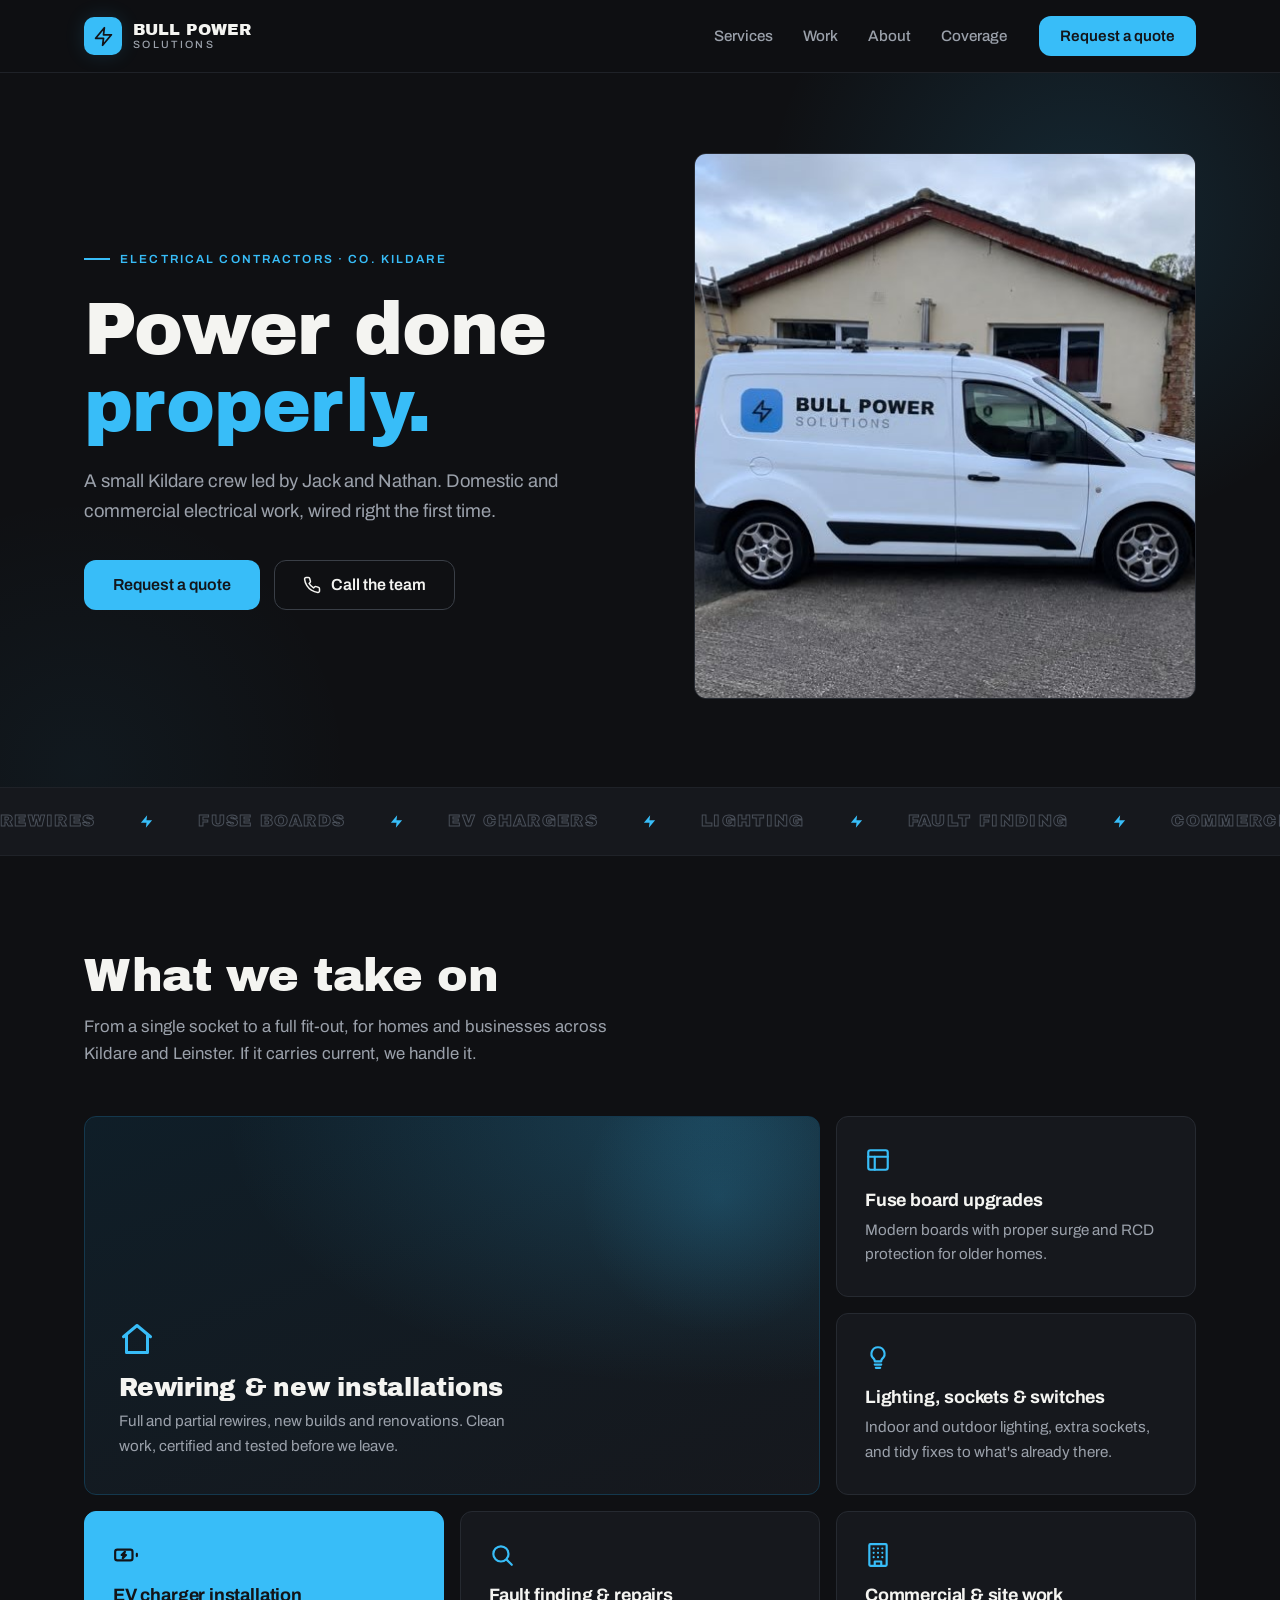
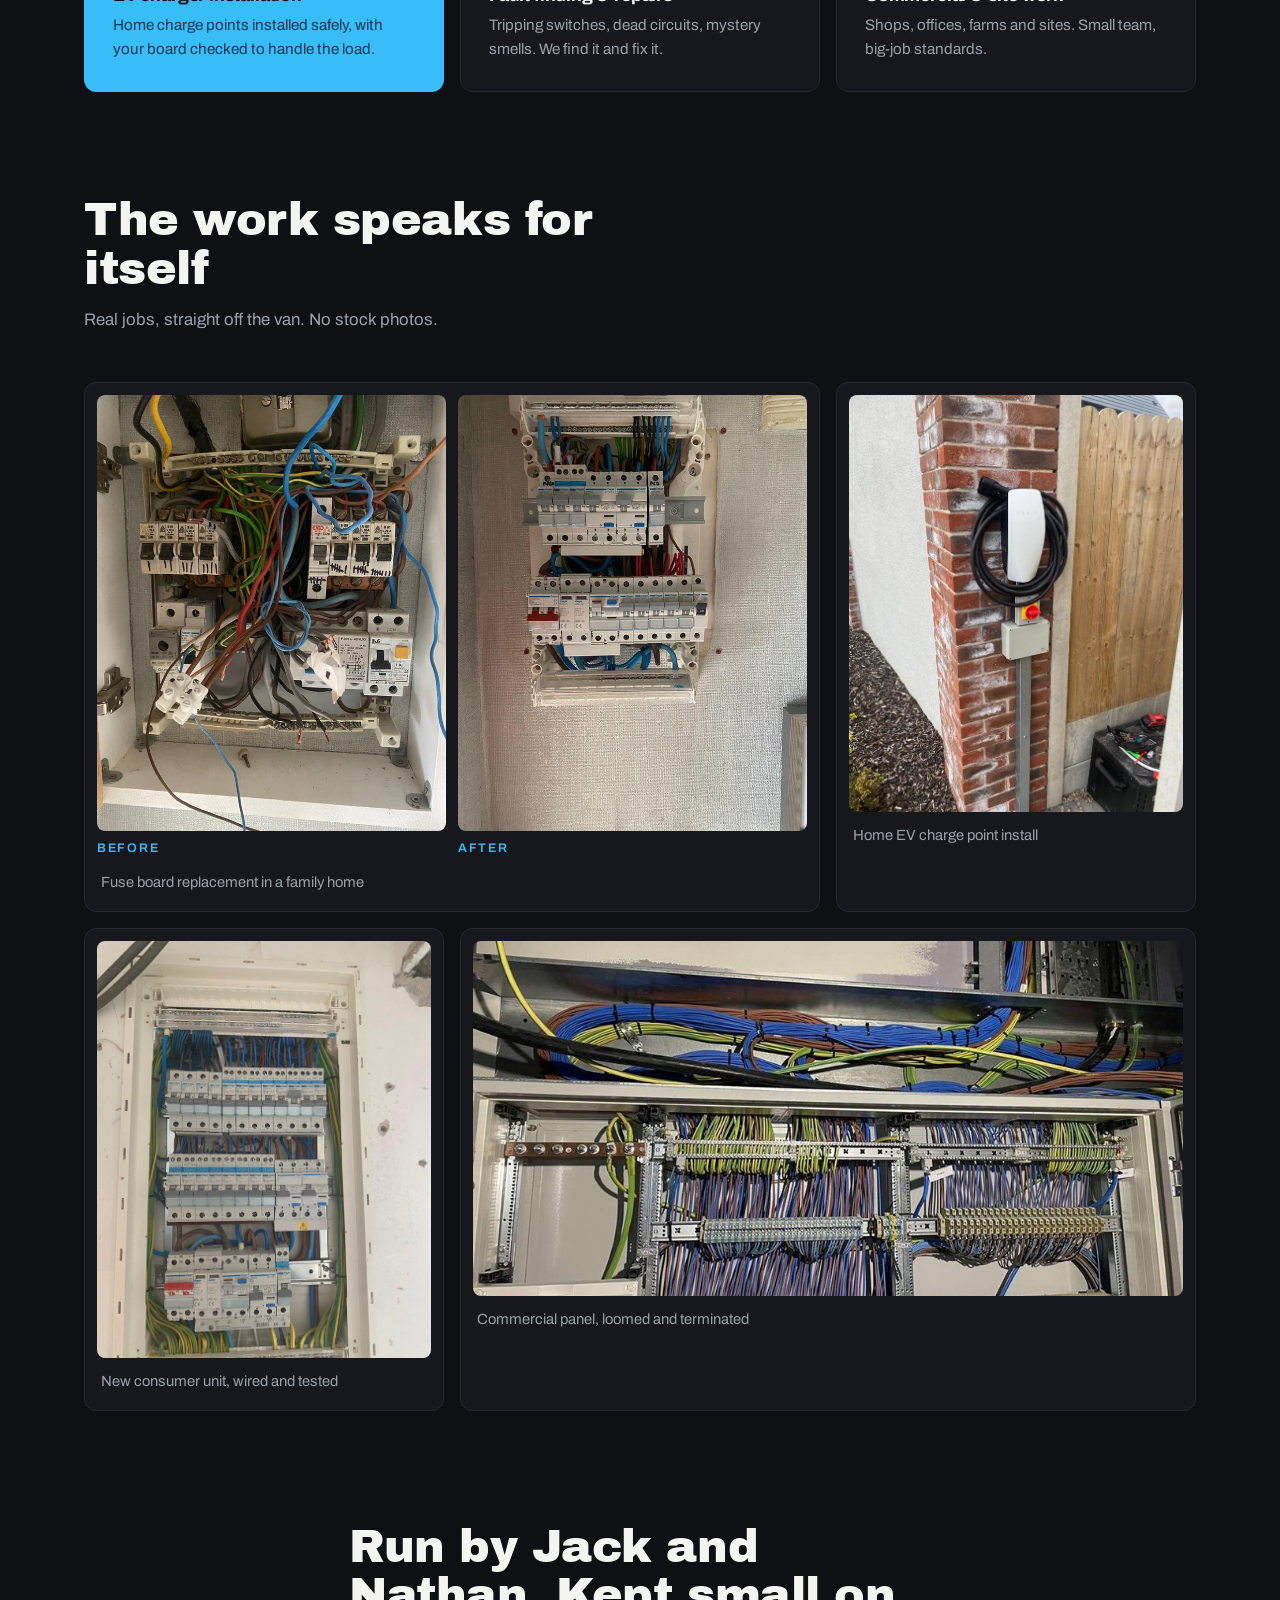
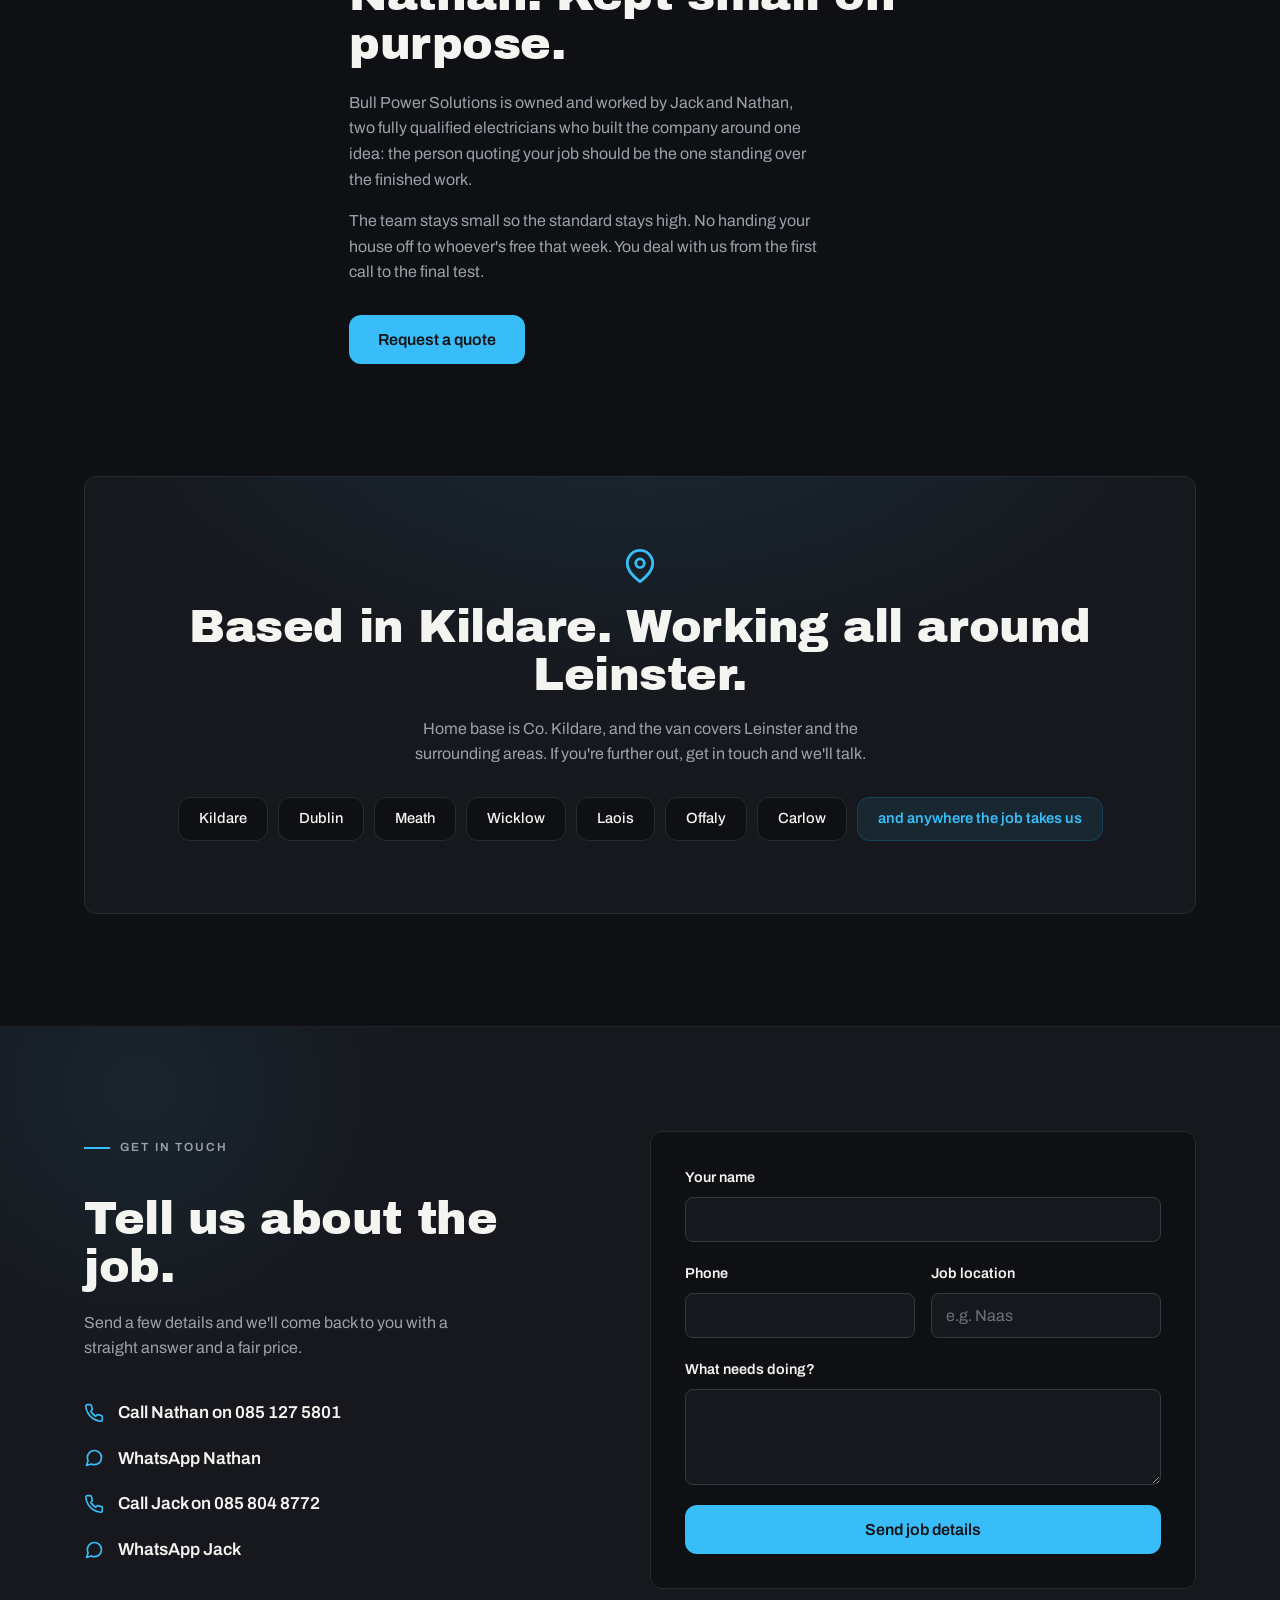
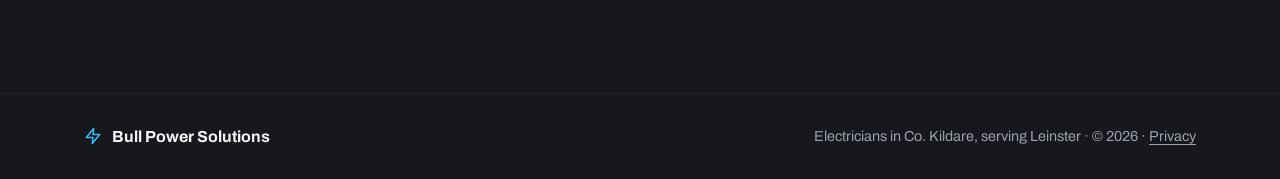
<file: index.html>
<!DOCTYPE html>
<html lang="en-IE">
<head>
  <meta charset="UTF-8">
  <meta name="viewport" content="width=device-width, initial-scale=1.0">
  <title>Electricians in Kildare &amp; Leinster | Bull Power Solutions</title>
  <meta name="description" content="Fully qualified electricians in Co. Kildare serving all of Leinster. Rewiring, fuse boards, EV chargers, lighting, fault finding and commercial work. Call Nathan on 085 127 5801 for a quote.">
  <meta name="theme-color" content="#0f1013">
  <link rel="canonical" href="https://bullpowersolutions.vercel.app/">
  <meta property="og:type" content="website">
  <meta property="og:url" content="https://bullpowersolutions.vercel.app/">
  <meta property="og:site_name" content="Bull Power Solutions">
  <meta property="og:title" content="Electricians in Kildare &amp; Leinster | Bull Power Solutions">
  <meta property="og:description" content="Fully qualified electricians based in Co. Kildare, working across Leinster. Domestic and commercial electrical work, done right the first time.">
  <meta property="og:image" content="https://bullpowersolutions.vercel.app/images/og-image.jpg">
  <meta property="og:image:width" content="1200">
  <meta property="og:image:height" content="630">
  <meta name="twitter:card" content="summary_large_image">
  <meta name="twitter:image" content="https://bullpowersolutions.vercel.app/images/og-image.jpg">
  <link rel="icon" href="data:image/svg+xml,%3Csvg xmlns='http://www.w3.org/2000/svg' viewBox='0 0 24 24'%3E%3Crect width='24' height='24' rx='5' fill='%2338bdf8'/%3E%3Cpolygon points='13.5 4 6 13 11 13 10.5 20 18 11 13 11 13.5 4' fill='%230f1013'/%3E%3C/svg%3E">
  <link rel="apple-touch-icon" href="data:image/svg+xml,%3Csvg xmlns='http://www.w3.org/2000/svg' viewBox='0 0 24 24'%3E%3Crect width='24' height='24' rx='5' fill='%2338bdf8'/%3E%3Cpolygon points='13.5 4 6 13 11 13 10.5 20 18 11 13 11 13.5 4' fill='%230f1013'/%3E%3C/svg%3E">
  <link rel="preconnect" href="https://fonts.googleapis.com">
  <link rel="preconnect" href="https://fonts.gstatic.com" crossorigin>
  <link href="https://fonts.googleapis.com/css2?family=Archivo:wght@400;500;600;700&family=Archivo+Black&display=swap" rel="stylesheet">
  <link rel="stylesheet" href="styles.css">
  <script type="application/ld+json">
  {
    "@context": "https://schema.org",
    "@type": "Electrician",
    "@id": "https://bullpowersolutions.vercel.app/#business",
    "name": "Bull Power Solutions",
    "url": "https://bullpowersolutions.vercel.app/",
    "telephone": "+353851275801",
    "description": "Fully qualified electricians based in Co. Kildare, working across Leinster and surrounding areas. Domestic and commercial electrical work: rewiring, fuse board upgrades, EV charger installation, lighting, fault finding and site work.",
    "address": {
      "@type": "PostalAddress",
      "addressRegion": "County Kildare",
      "addressCountry": "IE"
    },
    "areaServed": [
      { "@type": "AdministrativeArea", "name": "County Kildare" },
      { "@type": "AdministrativeArea", "name": "County Dublin" },
      { "@type": "AdministrativeArea", "name": "County Meath" },
      { "@type": "AdministrativeArea", "name": "County Wicklow" },
      { "@type": "AdministrativeArea", "name": "County Laois" },
      { "@type": "AdministrativeArea", "name": "County Offaly" },
      { "@type": "AdministrativeArea", "name": "County Carlow" }
    ],
    "founder": [
      { "@type": "Person", "name": "Jack" },
      { "@type": "Person", "name": "Nathan" }
    ],
    "hasOfferCatalog": {
      "@type": "OfferCatalog",
      "name": "Electrical services",
      "itemListElement": [
        { "@type": "Offer", "itemOffered": { "@type": "Service", "name": "Rewiring and new installations" } },
        { "@type": "Offer", "itemOffered": { "@type": "Service", "name": "Fuse board upgrades" } },
        { "@type": "Offer", "itemOffered": { "@type": "Service", "name": "Lighting, sockets and switches" } },
        { "@type": "Offer", "itemOffered": { "@type": "Service", "name": "EV charger installation" } },
        { "@type": "Offer", "itemOffered": { "@type": "Service", "name": "Fault finding and repairs" } },
        { "@type": "Offer", "itemOffered": { "@type": "Service", "name": "Commercial and site electrical work" } }
      ]
    }
  }
  </script>
</head>
<body>

  <!-- ============ NAV ============ -->
  <header class="nav" id="top">
    <div class="nav-inner">
      <a href="#top" class="brand" aria-label="Bull Power Solutions, back to top">
        <span class="brand-mark" aria-hidden="true">
          <svg viewBox="0 0 24 24" fill="none" stroke="currentColor" stroke-width="2" stroke-linecap="round" stroke-linejoin="round"><polygon points="13 2 3 14 12 14 11 22 21 10 12 10 13 2"/></svg>
        </span>
        <span class="brand-name">Bull Power<span class="brand-sub">Solutions</span></span>
      </a>
      <nav class="nav-links" aria-label="Main navigation">
        <a href="#services">Services</a>
        <a href="#work">Work</a>
        <a href="#about">About</a>
        <a href="#coverage">Coverage</a>
      </nav>
      <a href="#contact" class="btn btn-volt nav-cta">Request a quote</a>
      <button class="nav-burger" aria-label="Open menu" aria-expanded="false">
        <span></span><span></span>
      </button>
    </div>
    <nav class="nav-mobile" aria-label="Mobile navigation">
      <a href="#services">Services</a>
      <a href="#work">Work</a>
      <a href="#about">About</a>
      <a href="#coverage">Coverage</a>
      <a href="#contact" class="btn btn-volt">Request a quote</a>
    </nav>
  </header>

  <!-- ============ HERO ============ -->
  <section class="hero">
    <div class="wrap hero-grid">
      <div class="hero-copy reveal">
        <p class="eyebrow">Electrical contractors · Co. Kildare</p>
        <h1>Power done <span class="hl">properly.</span></h1>
        <p class="hero-sub">A small Kildare crew led by Jack and Nathan. Domestic and commercial electrical work, wired right the first time.</p>
        <div class="hero-ctas">
          <a href="#contact" class="btn btn-volt">Request a quote</a>
          <a href="tel:+353851275801" class="btn btn-ghost">
            <svg viewBox="0 0 24 24" fill="none" stroke="currentColor" stroke-width="2" stroke-linecap="round" stroke-linejoin="round"><path d="M22 16.92v3a2 2 0 0 1-2.18 2 19.79 19.79 0 0 1-8.63-3.07 19.5 19.5 0 0 1-6-6 19.79 19.79 0 0 1-3.07-8.67A2 2 0 0 1 4.11 2h3a2 2 0 0 1 2 1.72c.127.96.361 1.903.7 2.81a2 2 0 0 1-.45 2.11L8.09 9.91a16 16 0 0 0 6 6l1.27-1.27a2 2 0 0 1 2.11-.45c.907.339 1.85.573 2.81.7A2 2 0 0 1 22 16.92z"/></svg>
            Call the team
          </a>
        </div>
      </div>
      <div class="hero-media reveal delay-1">
        <img class="hero-photo" src="images/hero-van.jpg" alt="Bull Power Solutions branded van parked on site in Co. Kildare" width="738" height="546" fetchpriority="high">
      </div>
    </div>
  </section>

  <!-- ============ MARQUEE ============ -->
  <div class="marquee" aria-hidden="true">
    <div class="marquee-track">
      <span>Rewires</span>
      <svg viewBox="0 0 24 24" fill="currentColor"><polygon points="13 2 3 14 12 14 11 22 21 10 12 10 13 2"/></svg>
      <span>Fuse boards</span>
      <svg viewBox="0 0 24 24" fill="currentColor"><polygon points="13 2 3 14 12 14 11 22 21 10 12 10 13 2"/></svg>
      <span>EV chargers</span>
      <svg viewBox="0 0 24 24" fill="currentColor"><polygon points="13 2 3 14 12 14 11 22 21 10 12 10 13 2"/></svg>
      <span>Lighting</span>
      <svg viewBox="0 0 24 24" fill="currentColor"><polygon points="13 2 3 14 12 14 11 22 21 10 12 10 13 2"/></svg>
      <span>Fault finding</span>
      <svg viewBox="0 0 24 24" fill="currentColor"><polygon points="13 2 3 14 12 14 11 22 21 10 12 10 13 2"/></svg>
      <span>Commercial</span>
      <svg viewBox="0 0 24 24" fill="currentColor"><polygon points="13 2 3 14 12 14 11 22 21 10 12 10 13 2"/></svg>
      <span>Rewires</span>
      <svg viewBox="0 0 24 24" fill="currentColor"><polygon points="13 2 3 14 12 14 11 22 21 10 12 10 13 2"/></svg>
      <span>Fuse boards</span>
      <svg viewBox="0 0 24 24" fill="currentColor"><polygon points="13 2 3 14 12 14 11 22 21 10 12 10 13 2"/></svg>
      <span>EV chargers</span>
      <svg viewBox="0 0 24 24" fill="currentColor"><polygon points="13 2 3 14 12 14 11 22 21 10 12 10 13 2"/></svg>
      <span>Lighting</span>
      <svg viewBox="0 0 24 24" fill="currentColor"><polygon points="13 2 3 14 12 14 11 22 21 10 12 10 13 2"/></svg>
      <span>Fault finding</span>
      <svg viewBox="0 0 24 24" fill="currentColor"><polygon points="13 2 3 14 12 14 11 22 21 10 12 10 13 2"/></svg>
      <span>Commercial</span>
      <svg viewBox="0 0 24 24" fill="currentColor"><polygon points="13 2 3 14 12 14 11 22 21 10 12 10 13 2"/></svg>
    </div>
  </div>

  <!-- ============ SERVICES ============ -->
  <section class="services" id="services">
    <div class="wrap">
      <div class="section-head reveal">
        <h2>What we take on</h2>
        <p>From a single socket to a full fit-out, for homes and businesses across Kildare and Leinster. If it carries current, we handle it.</p>
      </div>
      <div class="service-grid">
        <article class="service-card card-volt reveal">
          <svg viewBox="0 0 24 24" fill="none" stroke="currentColor" stroke-width="2" stroke-linecap="round" stroke-linejoin="round"><path d="M3 10.5 12 3l9 7.5"/><path d="M5 9.5V21h14V9.5"/></svg>
          <h3>Rewiring &amp; new installations</h3>
          <p>Full and partial rewires, new builds and renovations. Clean work, certified and tested before we leave.</p>
        </article>
        <article class="service-card reveal delay-1">
          <svg viewBox="0 0 24 24" fill="none" stroke="currentColor" stroke-width="2" stroke-linecap="round" stroke-linejoin="round"><rect x="3" y="3" width="18" height="18" rx="2"/><path d="M3 9h18"/><path d="M9 21V9"/></svg>
          <h3>Fuse board upgrades</h3>
          <p>Modern boards with proper surge and RCD protection for older homes.</p>
        </article>
        <article class="service-card reveal delay-2">
          <svg viewBox="0 0 24 24" fill="none" stroke="currentColor" stroke-width="2" stroke-linecap="round" stroke-linejoin="round"><path d="M12 3a6 6 0 0 0-4 10.5c.6.6 1 1.4 1 2.5h6c0-1.1.4-1.9 1-2.5A6 6 0 0 0 12 3z"/><path d="M9 19h6"/><path d="M10 22h4"/></svg>
          <h3>Lighting, sockets &amp; switches</h3>
          <p>Indoor and outdoor lighting, extra sockets, and tidy fixes to what's already there.</p>
        </article>
        <article class="service-card card-coal reveal delay-1">
          <svg viewBox="0 0 24 24" fill="none" stroke="currentColor" stroke-width="2" stroke-linecap="round" stroke-linejoin="round"><rect x="2" y="7" width="16" height="10" rx="2"/><path d="M22 11v2"/><polygon points="11 9 8 12 10 12 9 15 12 12 10 12 11 9"/></svg>
          <h3>EV charger installation</h3>
          <p>Home charge points installed safely, with your board checked to handle the load.</p>
        </article>
        <article class="service-card reveal delay-2">
          <svg viewBox="0 0 24 24" fill="none" stroke="currentColor" stroke-width="2" stroke-linecap="round" stroke-linejoin="round"><circle cx="11" cy="11" r="7"/><path d="m21 21-4.5-4.5"/></svg>
          <h3>Fault finding &amp; repairs</h3>
          <p>Tripping switches, dead circuits, mystery smells. We find it and fix it.</p>
        </article>
        <article class="service-card reveal delay-3">
          <svg viewBox="0 0 24 24" fill="none" stroke="currentColor" stroke-width="2" stroke-linecap="round" stroke-linejoin="round"><rect x="4" y="2" width="16" height="20" rx="1"/><path d="M9 22v-4h6v4"/><path d="M8 6h.01M16 6h.01M8 10h.01M16 10h.01M8 14h.01M16 14h.01M12 6h.01M12 10h.01M12 14h.01"/></svg>
          <h3>Commercial &amp; site work</h3>
          <p>Shops, offices, farms and sites. Small team, big-job standards.</p>
        </article>
      </div>
    </div>
  </section>

  <!-- ============ WORK ============ -->
  <section class="work" id="work">
    <div class="wrap">
      <div class="section-head reveal">
        <h2>The work speaks for itself</h2>
        <p>Real jobs, straight off the van. No stock photos.</p>
      </div>
      <div class="work-grid">
        <figure class="work-card work-pair reveal">
          <div class="pair-images">
            <div class="pair-half">
              <img src="images/work-board-before.jpg" alt="Old overcrowded fuse board before replacement" loading="lazy">
              <span class="pair-label">Before</span>
            </div>
            <div class="pair-half">
              <img src="images/work-board-after.jpg" alt="New fuse board with modern RCD protection, fitted by Bull Power Solutions" loading="lazy">
              <span class="pair-label">After</span>
            </div>
          </div>
          <figcaption class="work-caption">Fuse board replacement in a family home</figcaption>
        </figure>
        <figure class="work-card reveal delay-1">
          <img src="images/work-ev-charger.jpg" alt="Tesla home EV charger installed on a brick pillar" loading="lazy">
          <figcaption class="work-caption">Home EV charge point install</figcaption>
        </figure>
        <figure class="work-card reveal delay-1">
          <img src="images/work-consumer-unit.jpg" alt="Neatly wired consumer unit with labelled circuits" loading="lazy">
          <figcaption class="work-caption">New consumer unit, wired and tested</figcaption>
        </figure>
        <figure class="work-card work-wide reveal delay-2">
          <img src="images/work-commercial-panel.jpg" alt="Commercial distribution panel with neatly loomed and terminated wiring" loading="lazy">
          <figcaption class="work-caption">Commercial panel, loomed and terminated</figcaption>
        </figure>
      </div>
    </div>
  </section>

  <!-- ============ ABOUT ============ -->
  <section class="about" id="about">
    <div class="wrap about-inner">
      <div class="about-copy reveal">
        <h2>Run by Jack and Nathan. Kept small on purpose.</h2>
        <p>Bull Power Solutions is owned and worked by Jack and Nathan, two fully qualified electricians who built the company around one idea: the person quoting your job should be the one standing over the finished work.</p>
        <p>The team stays small so the standard stays high. No handing your house off to whoever's free that week. You deal with us from the first call to the final test.</p>
        <a href="#contact" class="btn btn-volt">Request a quote</a>
      </div>
    </div>
  </section>

  <!-- ============ COVERAGE ============ -->
  <section class="coverage" id="coverage">
    <div class="wrap">
      <div class="coverage-inner reveal">
        <svg class="coverage-pin" viewBox="0 0 24 24" fill="none" stroke="currentColor" stroke-width="2" stroke-linecap="round" stroke-linejoin="round"><path d="M21 10c0 7-9 13-9 13s-9-6-9-13a9 9 0 0 1 18 0z"/><circle cx="12" cy="10" r="3"/></svg>
        <h2>Based in Kildare. Working all around Leinster.</h2>
        <p>Home base is Co. Kildare, and the van covers Leinster and the surrounding areas. If you're further out, get in touch and we'll talk.</p>
        <ul class="area-list" aria-label="Areas we cover">
          <li>Kildare</li>
          <li>Dublin</li>
          <li>Meath</li>
          <li>Wicklow</li>
          <li>Laois</li>
          <li>Offaly</li>
          <li>Carlow</li>
          <li>and anywhere the job takes us</li>
        </ul>
      </div>
    </div>
  </section>

  <!-- ============ CONTACT ============ -->
  <section class="contact" id="contact">
    <div class="wrap contact-grid">
      <div class="contact-copy reveal">
        <p class="eyebrow eyebrow-dark">Get in touch</p>
        <h2>Tell us about the job.</h2>
        <p>Send a few details and we'll come back to you with a straight answer and a fair price.</p>
        <div class="contact-details">
          <a href="tel:+353851275801" class="contact-line">
            <svg viewBox="0 0 24 24" fill="none" stroke="currentColor" stroke-width="2" stroke-linecap="round" stroke-linejoin="round"><path d="M22 16.92v3a2 2 0 0 1-2.18 2 19.79 19.79 0 0 1-8.63-3.07 19.5 19.5 0 0 1-6-6 19.79 19.79 0 0 1-3.07-8.67A2 2 0 0 1 4.11 2h3a2 2 0 0 1 2 1.72c.127.96.361 1.903.7 2.81a2 2 0 0 1-.45 2.11L8.09 9.91a16 16 0 0 0 6 6l1.27-1.27a2 2 0 0 1 2.11-.45c.907.339 1.85.573 2.81.7A2 2 0 0 1 22 16.92z"/></svg>
            Call Nathan on 085 127 5801
          </a>
          <a href="https://wa.me/353851275801" target="_blank" rel="noopener" class="contact-line">
            <svg viewBox="0 0 24 24" fill="none" stroke="currentColor" stroke-width="2" stroke-linecap="round" stroke-linejoin="round"><path d="M21 11.5a8.38 8.38 0 0 1-8.5 8.5 8.38 8.38 0 0 1-3.8-.9L3 21l1.9-5.7a8.38 8.38 0 0 1-.9-3.8 8.5 8.5 0 1 1 17 0z"/></svg>
            WhatsApp Nathan
          </a>
          <a href="tel:+353858048772" class="contact-line">
            <svg viewBox="0 0 24 24" fill="none" stroke="currentColor" stroke-width="2" stroke-linecap="round" stroke-linejoin="round"><path d="M22 16.92v3a2 2 0 0 1-2.18 2 19.79 19.79 0 0 1-8.63-3.07 19.5 19.5 0 0 1-6-6 19.79 19.79 0 0 1-3.07-8.67A2 2 0 0 1 4.11 2h3a2 2 0 0 1 2 1.72c.127.96.361 1.903.7 2.81a2 2 0 0 1-.45 2.11L8.09 9.91a16 16 0 0 0 6 6l1.27-1.27a2 2 0 0 1 2.11-.45c.907.339 1.85.573 2.81.7A2 2 0 0 1 22 16.92z"/></svg>
            Call Jack on 085 804 8772
          </a>
          <a href="https://wa.me/353858048772" target="_blank" rel="noopener" class="contact-line">
            <svg viewBox="0 0 24 24" fill="none" stroke="currentColor" stroke-width="2" stroke-linecap="round" stroke-linejoin="round"><path d="M21 11.5a8.38 8.38 0 0 1-8.5 8.5 8.38 8.38 0 0 1-3.8-.9L3 21l1.9-5.7a8.38 8.38 0 0 1-.9-3.8 8.5 8.5 0 1 1 17 0z"/></svg>
            WhatsApp Jack
          </a>
          <!-- TODO: add email contact-line here once the business email exists -->
        </div>
      </div>
      <form class="contact-form reveal delay-1" id="quote-form" novalidate>
        <div class="field">
          <label for="f-name">Your name</label>
          <input type="text" id="f-name" name="name" autocomplete="name" required>
          <p class="field-error" hidden>Please add your name.</p>
        </div>
        <div class="field-row">
          <div class="field">
            <label for="f-phone">Phone</label>
            <input type="tel" id="f-phone" name="phone" autocomplete="tel" required>
            <p class="field-error" hidden>Please add a phone number.</p>
          </div>
          <div class="field">
            <label for="f-location">Job location</label>
            <input type="text" id="f-location" name="location" placeholder="e.g. Naas">
          </div>
        </div>
        <div class="field">
          <label for="f-details">What needs doing?</label>
          <textarea id="f-details" name="details" rows="4" required></textarea>
          <p class="field-error" hidden>Tell us a little about the job.</p>
        </div>
        <button type="submit" class="btn btn-volt btn-block">Send job details</button>
        <p class="form-note" id="form-note" hidden></p>
      </form>
    </div>
    <footer class="footer">
      <div class="wrap footer-inner">
        <span class="brand-mini">
          <svg viewBox="0 0 24 24" fill="none" stroke="currentColor" stroke-width="2" stroke-linecap="round" stroke-linejoin="round"><polygon points="13 2 3 14 12 14 11 22 21 10 12 10 13 2"/></svg>
          Bull Power Solutions
        </span>
        <span class="footer-meta">Electricians in Co. Kildare, serving Leinster · © 2026 · <a href="privacy.html">Privacy</a></span>
      </div>
    </footer>
  </section>

  <script src="script.js"></script>
</body>
</html>
</file>
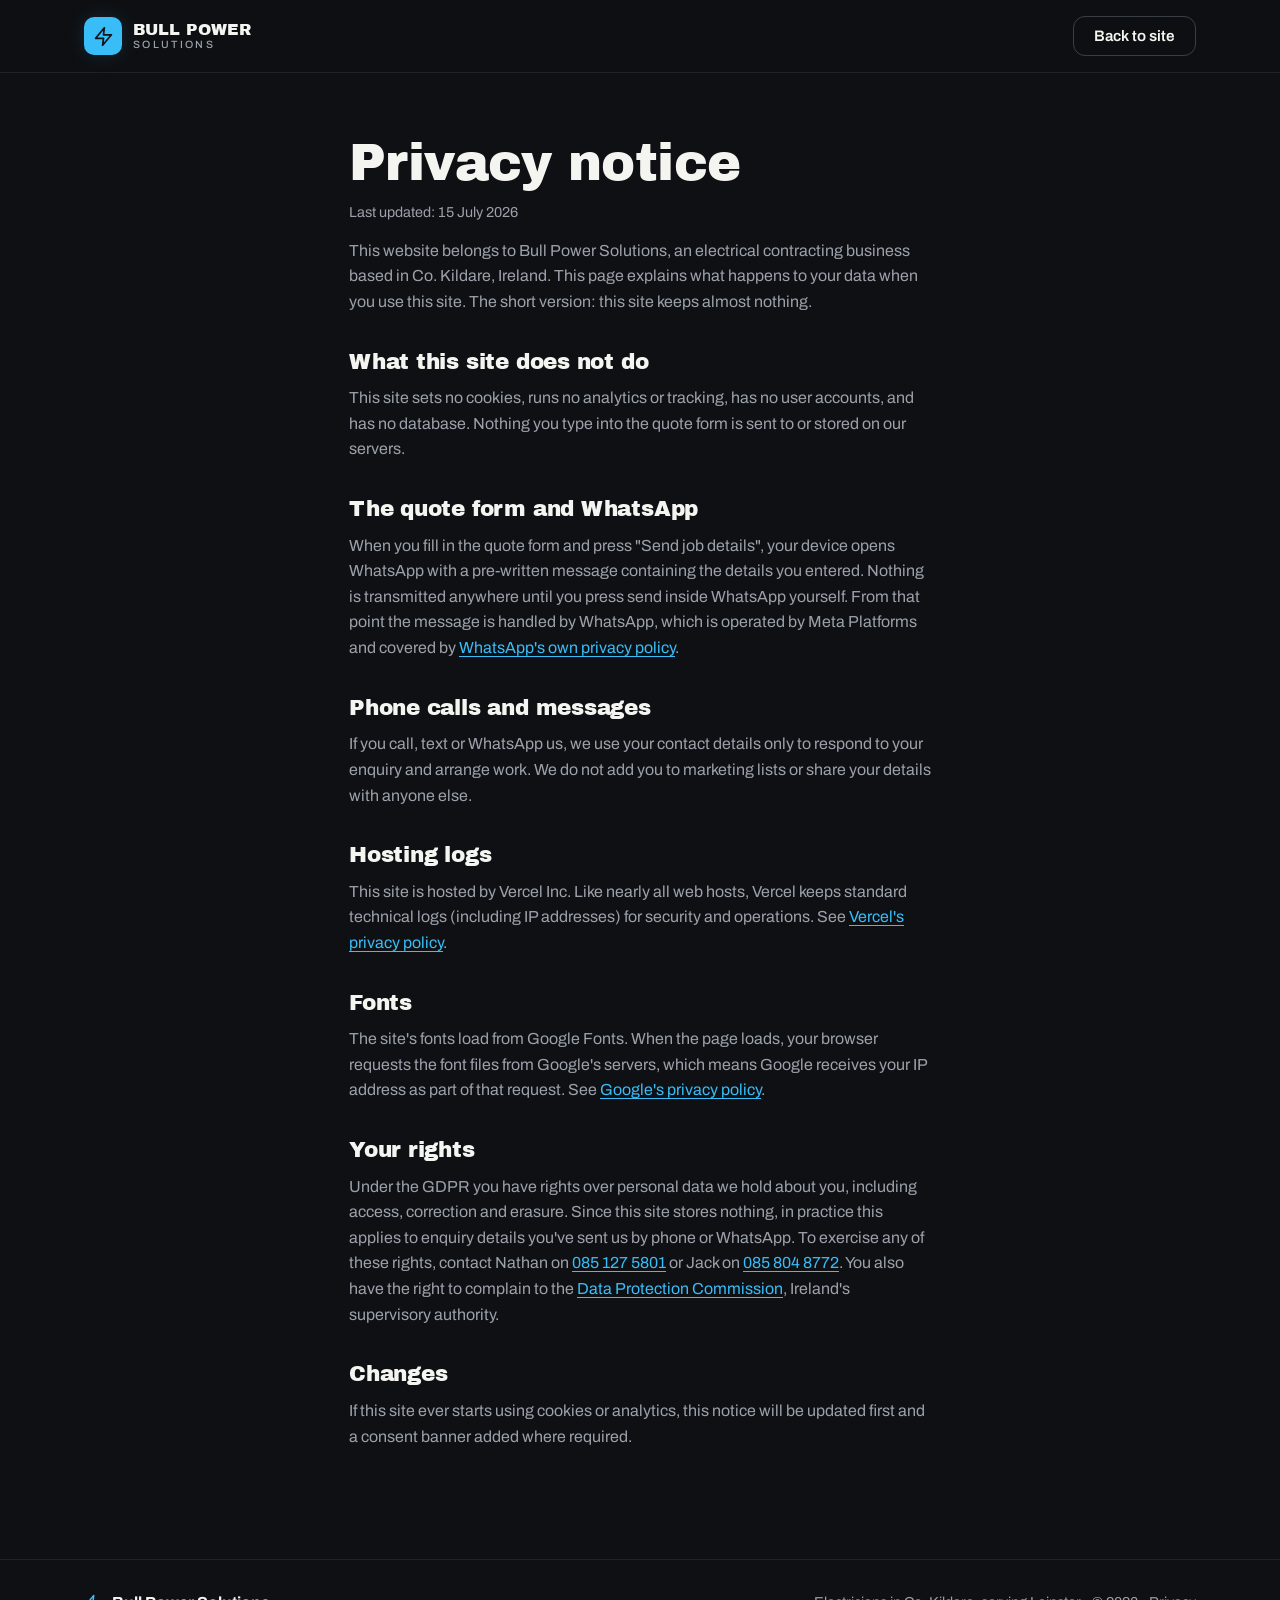
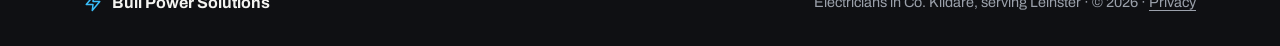
<file: privacy.html>
<!DOCTYPE html>
<html lang="en-IE">
<head>
  <meta charset="UTF-8">
  <meta name="viewport" content="width=device-width, initial-scale=1.0">
  <title>Privacy Notice | Bull Power Solutions</title>
  <meta name="description" content="Privacy notice for the Bull Power Solutions website: what data this site handles and how.">
  <meta name="theme-color" content="#0f1013">
  <link rel="canonical" href="https://bullpowersolutions.vercel.app/privacy.html">
  <link rel="icon" href="data:image/svg+xml,%3Csvg xmlns='http://www.w3.org/2000/svg' viewBox='0 0 24 24'%3E%3Crect width='24' height='24' rx='5' fill='%2338bdf8'/%3E%3Cpolygon points='13.5 4 6 13 11 13 10.5 20 18 11 13 11 13.5 4' fill='%230f1013'/%3E%3C/svg%3E">
  <link rel="preconnect" href="https://fonts.googleapis.com">
  <link rel="preconnect" href="https://fonts.gstatic.com" crossorigin>
  <link href="https://fonts.googleapis.com/css2?family=Archivo:wght@400;500;600;700&family=Archivo+Black&display=swap" rel="stylesheet">
  <link rel="stylesheet" href="styles.css">
</head>
<body>

  <header class="nav">
    <div class="nav-inner">
      <a href="index.html" class="brand" aria-label="Bull Power Solutions, back to home">
        <span class="brand-mark" aria-hidden="true">
          <svg viewBox="0 0 24 24" fill="none" stroke="currentColor" stroke-width="2" stroke-linecap="round" stroke-linejoin="round"><polygon points="13 2 3 14 12 14 11 22 21 10 12 10 13 2"/></svg>
        </span>
        <span class="brand-name">Bull Power<span class="brand-sub">Solutions</span></span>
      </a>
      <a href="index.html" class="btn btn-ghost nav-cta">Back to site</a>
    </div>
  </header>

  <main class="legal">
    <div class="wrap legal-inner">
      <h1>Privacy notice</h1>
      <p class="legal-updated">Last updated: 15 July 2026</p>

      <p>This website belongs to Bull Power Solutions,<!-- TODO: confirm registered business name / company type --> an electrical contracting business based in Co. Kildare, Ireland. This page explains what happens to your data when you use this site. The short version: this site keeps almost nothing.</p>

      <h2>What this site does not do</h2>
      <p>This site sets no cookies, runs no analytics or tracking, has no user accounts, and has no database. Nothing you type into the quote form is sent to or stored on our servers.</p>

      <h2>The quote form and WhatsApp</h2>
      <p>When you fill in the quote form and press "Send job details", your device opens WhatsApp with a pre-written message containing the details you entered. Nothing is transmitted anywhere until you press send inside WhatsApp yourself. From that point the message is handled by WhatsApp, which is operated by Meta Platforms and covered by <a href="https://www.whatsapp.com/legal/privacy-policy-eea" target="_blank" rel="noopener">WhatsApp's own privacy policy</a>.</p>

      <h2>Phone calls and messages</h2>
      <p>If you call, text or WhatsApp us, we use your contact details only to respond to your enquiry and arrange work. We do not add you to marketing lists or share your details with anyone else.</p>

      <h2>Hosting logs</h2>
      <p>This site is hosted by Vercel Inc. Like nearly all web hosts, Vercel keeps standard technical logs (including IP addresses) for security and operations. See <a href="https://vercel.com/legal/privacy-policy" target="_blank" rel="noopener">Vercel's privacy policy</a>.</p>

      <h2>Fonts</h2>
      <p>The site's fonts load from Google Fonts. When the page loads, your browser requests the font files from Google's servers, which means Google receives your IP address as part of that request. See <a href="https://policies.google.com/privacy" target="_blank" rel="noopener">Google's privacy policy</a>.</p>

      <h2>Your rights</h2>
      <p>Under the GDPR you have rights over personal data we hold about you, including access, correction and erasure. Since this site stores nothing, in practice this applies to enquiry details you've sent us by phone or WhatsApp. To exercise any of these rights, contact Nathan on <a href="tel:+353851275801">085 127 5801</a> or Jack on <a href="tel:+353858048772">085 804 8772</a>. <!-- TODO: add business email as the contact point once it exists --> You also have the right to complain to the <a href="https://www.dataprotection.ie" target="_blank" rel="noopener">Data Protection Commission</a>, Ireland's supervisory authority.</p>

      <h2>Changes</h2>
      <p>If this site ever starts using cookies or analytics, this notice will be updated first and a consent banner added where required.</p>
    </div>
    <footer class="footer">
      <div class="wrap footer-inner">
        <span class="brand-mini">
          <svg viewBox="0 0 24 24" fill="none" stroke="currentColor" stroke-width="2" stroke-linecap="round" stroke-linejoin="round"><polygon points="13 2 3 14 12 14 11 22 21 10 12 10 13 2"/></svg>
          Bull Power Solutions
        </span>
        <span class="footer-meta">Electricians in Co. Kildare, serving Leinster · © 2026 · <a href="privacy.html">Privacy</a></span>
      </div>
    </footer>
  </main>

</body>
</html>
</file>
<file: styles.css>
/* ============ Bull Power Solutions ============ */

:root {
  --bg: #0f1013;
  --surface: #16181d;
  --surface-2: #1c1f25;
  --line: #262a31;
  --line-soft: #1f2228;
  --text: #f4f4f1;
  --muted: #9ba1ab;
  --volt: #38bdf8;
  --volt-dim: #1e6f9e;
  --volt-glow: rgba(56, 189, 248, 0.14);
  --ink: #131418;
  --radius: 12px;
}

* { margin: 0; padding: 0; box-sizing: border-box; }

html { scroll-behavior: smooth; scroll-padding-top: 84px; }

body {
  font-family: "Archivo", system-ui, sans-serif;
  background: var(--bg);
  color: var(--text);
  line-height: 1.6;
  -webkit-font-smoothing: antialiased;
}

::selection { background: var(--volt); color: var(--ink); }

.wrap { max-width: 1160px; margin: 0 auto; padding: 0 24px; }

h1, h2, h3 { line-height: 1.05; letter-spacing: -0.01em; }
h1, h2 { font-family: "Archivo Black", "Archivo", sans-serif; font-weight: 400; }

svg { display: block; }

a:focus-visible, button:focus-visible, input:focus-visible, textarea:focus-visible {
  outline: 2px solid var(--volt);
  outline-offset: 2px;
}

/* ============ Buttons ============ */

.btn {
  display: inline-flex;
  align-items: center;
  gap: 10px;
  padding: 15px 28px;
  border-radius: var(--radius);
  border: 1px solid transparent;
  font: 600 1rem "Archivo", sans-serif;
  text-decoration: none;
  cursor: pointer;
  white-space: nowrap;
  transition: transform 0.15s ease, background 0.2s ease, border-color 0.2s ease, box-shadow 0.2s ease;
}

.btn:active { transform: translateY(1px) scale(0.98); }
.btn svg { width: 18px; height: 18px; }

.btn-volt { background: var(--volt); color: var(--ink); }
.btn-volt:hover {
  background: #5ecdfc;
  box-shadow: 0 6px 24px var(--volt-glow);
  transform: translateY(-1px);
}

.btn-ghost { border-color: #3a3f47; color: var(--text); background: transparent; }
.btn-ghost:hover { border-color: var(--volt); color: var(--volt); }

.btn-block { width: 100%; justify-content: center; }

/* ============ Nav ============ */

.nav {
  position: sticky;
  top: 0;
  z-index: 40;
  background: rgba(15, 16, 19, 0.82);
  backdrop-filter: blur(12px);
  -webkit-backdrop-filter: blur(12px);
  border-bottom: 1px solid var(--line-soft);
}

.nav-inner {
  max-width: 1160px;
  margin: 0 auto;
  padding: 0 24px;
  height: 72px;
  display: flex;
  align-items: center;
  gap: 32px;
}

.brand {
  display: flex;
  align-items: center;
  gap: 11px;
  text-decoration: none;
  color: var(--text);
  margin-right: auto;
}

.brand-mark {
  width: 38px;
  height: 38px;
  border-radius: 10px;
  background: var(--volt);
  color: var(--ink);
  display: grid;
  place-items: center;
  box-shadow: 0 0 20px var(--volt-glow);
}
.brand-mark svg { width: 21px; height: 21px; }

.brand-name {
  font-family: "Archivo Black", "Archivo", sans-serif;
  font-size: 1rem;
  letter-spacing: 0.01em;
  text-transform: uppercase;
  display: flex;
  flex-direction: column;
  line-height: 1.05;
}
.brand-sub {
  font-family: "Archivo", sans-serif;
  font-weight: 500;
  font-size: 0.66rem;
  letter-spacing: 0.22em;
  color: var(--muted);
}

.nav-links { display: flex; gap: 30px; }
.nav-links a {
  position: relative;
  color: var(--muted);
  text-decoration: none;
  font-weight: 500;
  font-size: 0.95rem;
  padding: 4px 0;
  transition: color 0.2s ease;
}
.nav-links a::after {
  content: "";
  position: absolute;
  left: 0;
  bottom: -2px;
  width: 100%;
  height: 2px;
  background: var(--volt);
  transform: scaleX(0);
  transform-origin: left;
  transition: transform 0.25s cubic-bezier(0.16, 1, 0.3, 1);
}
.nav-links a:hover { color: var(--text); }
.nav-links a:hover::after { transform: scaleX(1); }

.nav-cta { padding: 11px 20px; font-size: 0.95rem; }

.nav-burger {
  display: none;
  flex-direction: column;
  gap: 6px;
  background: none;
  border: none;
  padding: 8px;
  cursor: pointer;
}
.nav-burger span {
  width: 24px;
  height: 2px;
  background: var(--text);
  transition: transform 0.2s ease;
}
.nav-burger[aria-expanded="true"] span:first-child { transform: translateY(4px) rotate(45deg); }
.nav-burger[aria-expanded="true"] span:last-child { transform: translateY(-4px) rotate(-45deg); }

.nav-mobile {
  display: none;
  flex-direction: column;
  gap: 4px;
  padding: 12px 24px 20px;
  border-top: 1px solid var(--line-soft);
  background: rgba(15, 16, 19, 0.97);
}
.nav-mobile.open { display: flex; }
.nav-mobile a {
  padding: 10px 0;
  color: var(--text);
  text-decoration: none;
  font-weight: 600;
}
.nav-mobile .btn { justify-content: center; margin-top: 8px; }

/* ============ Hero ============ */

.hero {
  position: relative;
  padding: 80px 0 88px;
  overflow: hidden;
}

.hero::before {
  content: "";
  position: absolute;
  top: -220px;
  right: -160px;
  width: 720px;
  height: 720px;
  background: radial-gradient(circle, var(--volt-glow), transparent 62%);
  pointer-events: none;
}

.hero::after {
  content: "";
  position: absolute;
  bottom: -300px;
  left: -240px;
  width: 640px;
  height: 640px;
  background: radial-gradient(circle, rgba(56, 189, 248, 0.05), transparent 60%);
  pointer-events: none;
}

.hero-grid {
  position: relative;
  display: grid;
  grid-template-columns: 1.05fr 0.95fr;
  gap: 56px;
  align-items: center;
}

.eyebrow {
  display: inline-flex;
  align-items: center;
  gap: 10px;
  font-size: 0.74rem;
  font-weight: 600;
  text-transform: uppercase;
  letter-spacing: 0.18em;
  color: var(--volt);
  margin-bottom: 22px;
}
.eyebrow::before {
  content: "";
  width: 26px;
  height: 2px;
  background: var(--volt);
}

.hero h1 {
  font-size: clamp(2.8rem, 5.8vw, 4.6rem);
  margin-bottom: 22px;
}
.hero h1 .hl { color: var(--volt); }

.hero-sub {
  font-size: 1.15rem;
  color: var(--muted);
  max-width: 46ch;
  margin-bottom: 34px;
}

.hero-ctas { display: flex; gap: 14px; flex-wrap: wrap; }

/* ============ Photos ============ */

.hero-photo {
  width: 100%;
  aspect-ratio: 6 / 5;
  object-fit: cover;
  border-radius: var(--radius);
  border: 1px solid var(--line);
  display: block;
}

/* ============ Work ============ */

.work { padding: 0 0 112px; }

.work-grid {
  display: grid;
  grid-template-columns: repeat(3, 1fr);
  gap: 16px;
}

.work-card {
  margin: 0;
  background: var(--surface);
  border: 1px solid var(--line);
  border-radius: var(--radius);
  padding: 12px;
  transition: transform 0.25s cubic-bezier(0.16, 1, 0.3, 1), border-color 0.25s ease;
}
.work-card:hover { transform: translateY(-4px); border-color: #3d4350; }

.work-card > img {
  width: 100%;
  aspect-ratio: 4 / 5;
  object-fit: cover;
  border-radius: calc(var(--radius) - 4px);
  display: block;
}

.work-pair { grid-column: span 2; }

.pair-images {
  display: grid;
  grid-template-columns: 1fr 1fr;
  gap: 12px;
}
.pair-half img {
  width: 100%;
  aspect-ratio: 4 / 5;
  object-fit: cover;
  border-radius: calc(var(--radius) - 4px);
  display: block;
}
.pair-label {
  display: block;
  margin-top: 8px;
  font-size: 0.78rem;
  font-weight: 600;
  text-transform: uppercase;
  letter-spacing: 0.14em;
  color: var(--volt);
}

.work-wide { grid-column: span 2; }
.work-wide > img { aspect-ratio: 2 / 1; }

.work-caption {
  margin-top: 12px;
  padding: 0 4px 4px;
  font-size: 0.92rem;
  color: var(--muted);
}

/* ============ Marquee ============ */

.marquee {
  border-block: 1px solid var(--line-soft);
  padding: 20px 0;
  overflow: hidden;
  background: var(--surface);
}

.marquee-track {
  display: flex;
  align-items: center;
  gap: 44px;
  width: max-content;
}

.marquee-track > span {
  font-family: "Archivo Black", "Archivo", sans-serif;
  font-size: 1.05rem;
  text-transform: uppercase;
  letter-spacing: 0.08em;
  color: transparent;
  -webkit-text-stroke: 1px #4a505a;
  white-space: nowrap;
}

.marquee-track > svg {
  width: 15px;
  height: 15px;
  color: var(--volt);
  flex-shrink: 0;
}

@media (prefers-reduced-motion: no-preference) {
  .marquee-track { animation: marquee 30s linear infinite; }
  @keyframes marquee {
    to { transform: translateX(-50%); }
  }
}

/* ============ Sections shared ============ */

.section-head { max-width: 62ch; margin-bottom: 48px; }
.section-head h2 { font-size: clamp(2rem, 3.6vw, 2.9rem); margin-bottom: 14px; }
.section-head p { color: var(--muted); font-size: 1.05rem; }

/* ============ Services ============ */

.services { padding: 96px 0 104px; }

.service-grid {
  display: grid;
  grid-template-columns: repeat(3, 1fr);
  gap: 16px;
}

.service-card {
  position: relative;
  background: var(--surface);
  border: 1px solid var(--line);
  border-radius: var(--radius);
  padding: 30px 28px;
  transition: transform 0.25s cubic-bezier(0.16, 1, 0.3, 1), border-color 0.25s ease, box-shadow 0.25s ease;
}
.service-card:hover {
  transform: translateY(-4px);
  border-color: #3d4350;
  box-shadow: 0 16px 40px rgba(0, 0, 0, 0.4);
}

.service-card svg {
  width: 26px;
  height: 26px;
  margin-bottom: 18px;
  color: var(--volt);
}
.service-card h3 { font-size: 1.12rem; font-weight: 700; margin-bottom: 8px; }
.service-card p { color: var(--muted); font-size: 0.95rem; }

.service-card.card-volt {
  grid-column: span 2;
  grid-row: span 2;
  padding: 36px 34px;
  background:
    radial-gradient(120% 130% at 85% 0%, rgba(56, 189, 248, 0.22), transparent 55%),
    linear-gradient(160deg, #0f1e28, var(--surface));
  border-color: #14384d;
  display: flex;
  flex-direction: column;
  justify-content: flex-end;
  overflow: hidden;
}
.card-volt::before {
  content: "";
  position: absolute;
  top: -70px;
  right: -50px;
  width: 300px;
  height: 300px;
  background: radial-gradient(circle, var(--volt-glow), transparent 65%);
  pointer-events: none;
}
.card-volt:hover { border-color: #1e567a; box-shadow: 0 16px 48px rgba(56, 189, 248, 0.08); }
.card-volt svg { width: 36px; height: 36px; }
.card-volt h3 { font-family: "Archivo Black", "Archivo", sans-serif; font-weight: 400; font-size: 1.55rem; }
.card-volt p { max-width: 44ch; }

.service-card.card-coal {
  background: var(--volt);
  border-color: var(--volt);
}
.card-coal svg { color: var(--ink); }
.card-coal h3 { color: var(--ink); }
.card-coal p { color: #0d3a50; }
.card-coal:hover { box-shadow: 0 16px 40px var(--volt-glow); border-color: #5ecdfc; }

/* ============ About ============ */

.about { padding: 0 0 112px; }

.about-inner { max-width: 70ch; }

.about-copy h2 { font-size: clamp(2rem, 3.6vw, 2.9rem); margin-bottom: 22px; }
.about-copy p { color: var(--muted); margin-bottom: 16px; max-width: 52ch; }
.about-copy .btn { margin-top: 14px; }

/* ============ Coverage ============ */

.coverage { padding: 0 0 112px; }

.coverage-inner {
  position: relative;
  background:
    radial-gradient(90% 120% at 50% -20%, rgba(56, 189, 248, 0.10), transparent 60%),
    var(--surface);
  border: 1px solid var(--line);
  border-radius: var(--radius);
  padding: clamp(40px, 6vw, 72px);
  text-align: center;
  overflow: hidden;
}

.coverage-pin {
  width: 34px;
  height: 34px;
  margin: 0 auto 20px;
  color: var(--volt);
}

.coverage h2 { font-size: clamp(2rem, 3.6vw, 2.9rem); margin-bottom: 16px; }
.coverage p { color: var(--muted); max-width: 52ch; margin: 0 auto 30px; }

.area-list {
  list-style: none;
  display: flex;
  flex-wrap: wrap;
  justify-content: center;
  gap: 10px;
}
.area-list li {
  padding: 9px 20px;
  border: 1px solid var(--line);
  border-radius: var(--radius);
  font-size: 0.92rem;
  font-weight: 500;
  color: var(--text);
  background: var(--bg);
  transition: border-color 0.2s ease, color 0.2s ease;
}
.area-list li:hover { border-color: var(--volt-dim); }
.area-list li:last-child {
  background: rgba(56, 189, 248, 0.09);
  border-color: #14435c;
  color: var(--volt);
  font-weight: 600;
}

/* ============ Contact ============ */

.contact {
  position: relative;
  background: var(--surface);
  border-top: 1px solid var(--line-soft);
  padding: 104px 0 0;
  overflow: hidden;
}
.contact::before {
  content: "";
  position: absolute;
  top: -260px;
  left: -180px;
  width: 640px;
  height: 640px;
  background: radial-gradient(circle, rgba(56, 189, 248, 0.08), transparent 62%);
  pointer-events: none;
}

.contact-grid {
  position: relative;
  display: grid;
  grid-template-columns: 1fr 1.05fr;
  gap: 64px;
  padding-bottom: 104px;
}

.contact-copy h2 { font-size: clamp(2rem, 3.6vw, 2.9rem); margin-bottom: 18px; }
.contact-copy > p { color: var(--muted); max-width: 44ch; margin-bottom: 38px; }

.contact-details { display: flex; flex-direction: column; gap: 18px; }

.contact-line {
  display: inline-flex;
  align-items: center;
  gap: 14px;
  color: var(--text);
  text-decoration: none;
  font-weight: 600;
  font-size: 1.08rem;
  width: fit-content;
  transition: color 0.2s ease;
}
.contact-line:hover { color: var(--volt); }
.contact-line svg { width: 20px; height: 20px; color: var(--volt); }

.contact-form {
  background: var(--bg);
  border: 1px solid var(--line);
  border-radius: var(--radius);
  padding: 34px;
  display: flex;
  flex-direction: column;
  gap: 20px;
}

.field { display: flex; flex-direction: column; gap: 8px; flex: 1; }
.field-row { display: flex; gap: 16px; }

.field label { font-size: 0.9rem; font-weight: 600; color: var(--text); }

.field input,
.field textarea {
  background: var(--surface);
  border: 1px solid #343943;
  border-radius: calc(var(--radius) - 4px);
  padding: 13px 14px;
  color: var(--text);
  font: 400 1rem "Archivo", sans-serif;
  transition: border-color 0.2s ease;
  resize: vertical;
}
.field input::placeholder { color: #6b717c; }
.field input:focus,
.field textarea:focus {
  outline: 2px solid var(--volt);
  outline-offset: 1px;
  border-color: var(--volt);
}

.field.invalid input,
.field.invalid textarea { border-color: #e0704f; }
.field-error { color: #f0937a; font-size: 0.85rem; }

.form-note { font-size: 0.95rem; color: var(--volt); }

/* ============ Footer ============ */

.footer { border-top: 1px solid var(--line-soft); padding: 30px 0; }

.footer-inner {
  display: flex;
  align-items: center;
  justify-content: space-between;
  gap: 16px;
  flex-wrap: wrap;
}

.brand-mini {
  display: inline-flex;
  align-items: center;
  gap: 10px;
  font-weight: 700;
  color: var(--text);
}
.brand-mini svg { width: 18px; height: 18px; color: var(--volt); }

.footer-meta { color: var(--muted); font-size: 0.9rem; }

/* ============ Legal page ============ */

.legal-inner { max-width: 70ch; padding-top: 64px; padding-bottom: 96px; }

.legal h1 { font-size: clamp(2.2rem, 4vw, 3.2rem); margin-bottom: 10px; }

.legal-updated { color: var(--muted); font-size: 0.9rem; margin-bottom: 36px; }

.legal h2 { font-size: 1.35rem; margin: 36px 0 12px; }

.legal p { color: var(--muted); margin-bottom: 14px; }

.legal a { color: var(--volt); text-decoration: underline; text-underline-offset: 3px; }
.legal a:hover { color: #5ecdfc; }

.footer-meta a { color: var(--muted); text-decoration: underline; text-underline-offset: 3px; }
.footer-meta a:hover { color: var(--text); }

/* ============ Reveal animation ============ */

@media (prefers-reduced-motion: no-preference) {
  .reveal {
    opacity: 0;
    transform: translateY(24px);
    transition: opacity 0.7s cubic-bezier(0.16, 1, 0.3, 1), transform 0.7s cubic-bezier(0.16, 1, 0.3, 1);
  }
  .reveal.in { opacity: 1; transform: none; }
  .delay-1 { transition-delay: 0.08s; }
  .delay-2 { transition-delay: 0.16s; }
  .delay-3 { transition-delay: 0.24s; }
}

/* ============ Responsive ============ */

@media (max-width: 900px) {
  .hero-grid, .contact-grid { grid-template-columns: 1fr; gap: 40px; }
  .service-grid { grid-template-columns: 1fr 1fr; }
  .service-card.card-volt { grid-row: auto; grid-column: span 2; }
  .service-card.card-coal { grid-column: span 2; }
  .work-grid { grid-template-columns: 1fr 1fr; }
}

@media (max-width: 700px) {
  .nav-links, .nav-cta { display: none; }
  .nav-burger { display: flex; }
  .nav-inner { height: 64px; }
  html { scroll-padding-top: 76px; }

  .hero { padding: 52px 0 64px; }
  .services { padding: 64px 0 80px; }
  .about, .coverage { padding-bottom: 80px; }
  .contact { padding-top: 72px; }
  .contact-grid { padding-bottom: 72px; }

  .service-grid { grid-template-columns: 1fr; }
  .service-card.card-volt { grid-column: auto; grid-row: auto; }
  .service-card.card-coal { grid-column: auto; }
  .work-grid { grid-template-columns: 1fr; }
  .work-pair, .work-wide { grid-column: auto; }
  .work-wide > img { aspect-ratio: 4 / 3; }
  .work { padding-bottom: 80px; }
  .field-row { flex-direction: column; gap: 20px; }
  .contact-form { padding: 24px 20px; }
}
</file>
